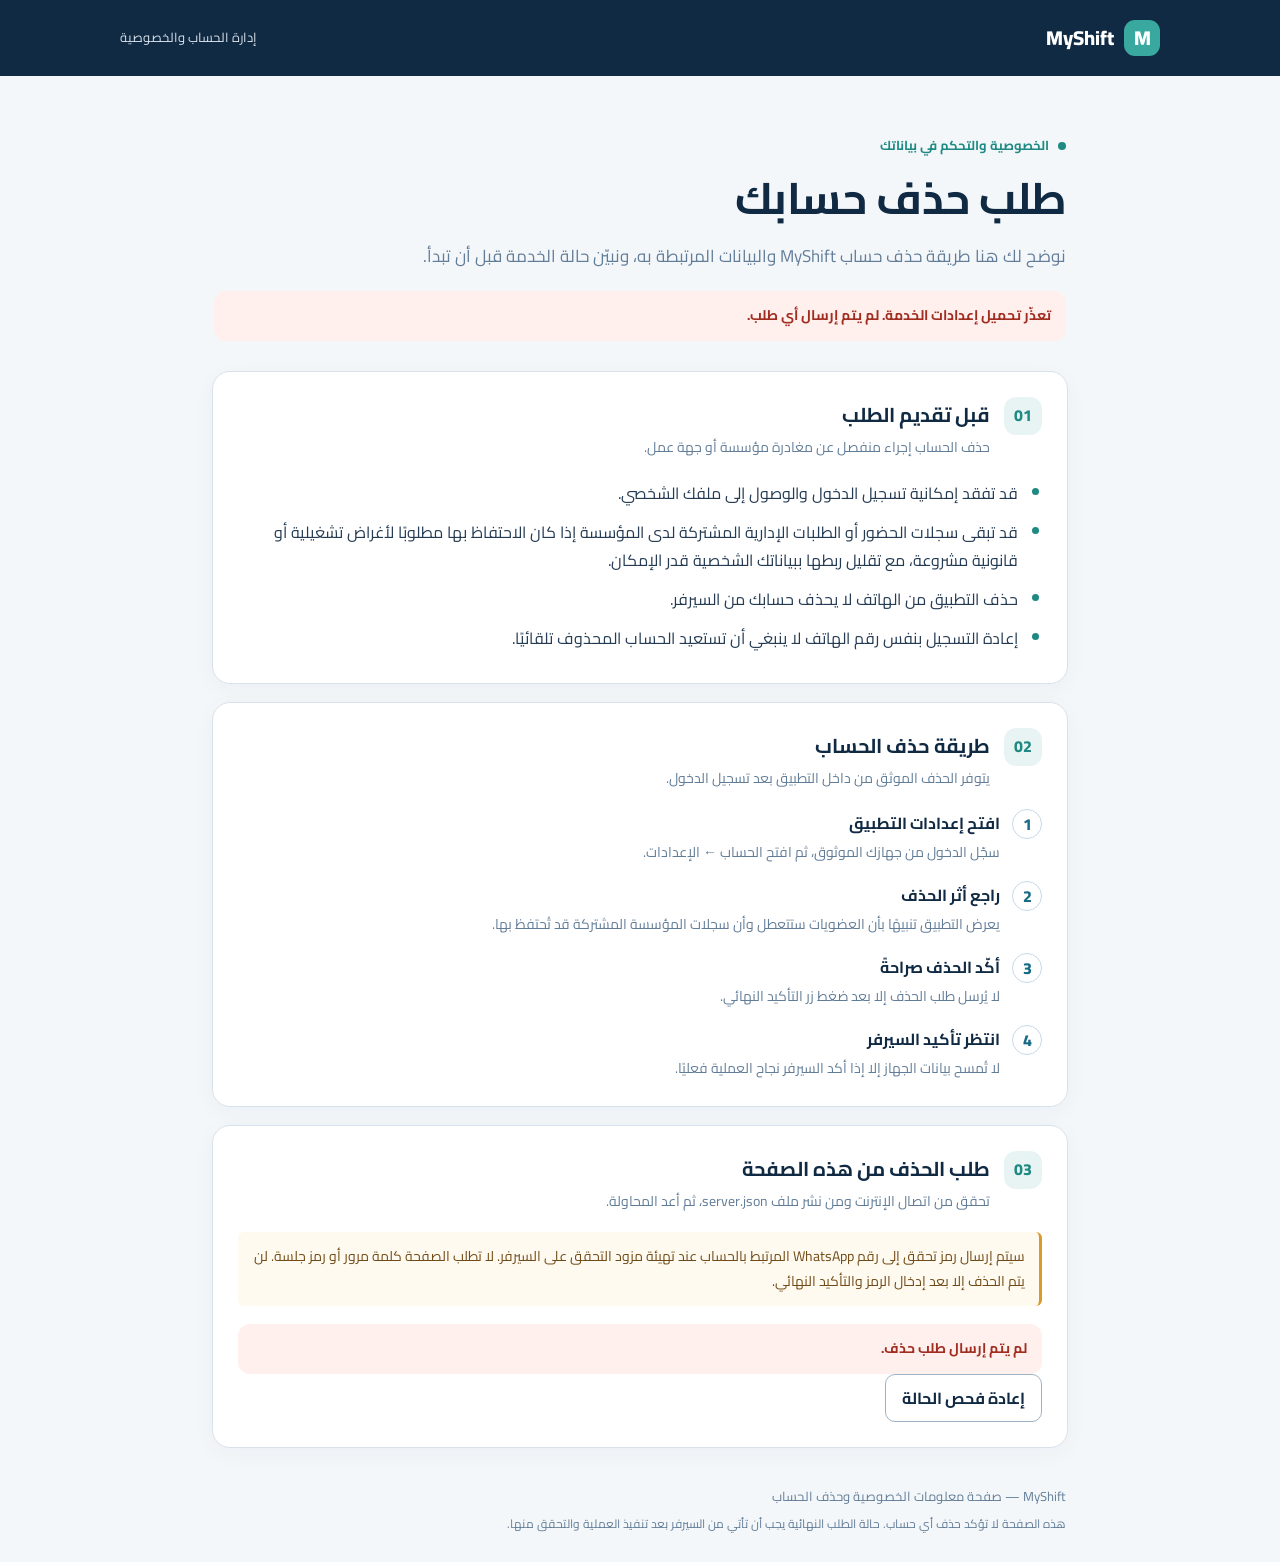
<file: account-deletion-web/index.html>
<!doctype html>
<html lang="ar" dir="rtl">
<head>
  <meta charset="utf-8">
  <meta name="viewport" content="width=device-width, initial-scale=1">
  <meta name="theme-color" content="#102a43">
  <meta name="description" content="معلومات حذف حساب MyShift وحالة توفر الخدمة.">
  <title>حذف حساب MyShift</title>
  <link rel="stylesheet" href="./styles.css">
</head>
<body>
  <header class="topbar">
    <a class="brand" href="./" aria-label="MyShift الرئيسية"><span class="brand-mark">M</span><span>MyShift</span></a>
    <span class="topbar-label">إدارة الحساب والخصوصية</span>
  </header>
  <main class="container">
    <section class="hero">
      <div class="eyebrow"><span class="dot"></span> الخصوصية والتحكم في بياناتك</div>
      <h1>طلب حذف حسابك</h1>
      <p class="lead">نوضح لك هنا طريقة حذف حساب MyShift والبيانات المرتبطة به، ونبيّن حالة الخدمة قبل أن تبدأ.</p>
      <div id="status" class="status" role="status" aria-live="polite">
        <span class="spinner" aria-hidden="true"></span> جارٍ تحميل إعدادات الخدمة…
      </div>
    </section>
    <section class="panel">
      <div class="section-heading"><span class="step">01</span><div><h2>قبل تقديم الطلب</h2><p>حذف الحساب إجراء منفصل عن مغادرة مؤسسة أو جهة عمل.</p></div></div>
      <ul class="checks">
        <li>قد تفقد إمكانية تسجيل الدخول والوصول إلى ملفك الشخصي.</li>
        <li>قد تبقى سجلات الحضور أو الطلبات الإدارية المشتركة لدى المؤسسة إذا كان الاحتفاظ بها مطلوبًا لأغراض تشغيلية أو قانونية مشروعة، مع تقليل ربطها ببياناتك الشخصية قدر الإمكان.</li>
        <li>حذف التطبيق من الهاتف لا يحذف حسابك من السيرفر.</li>
        <li>إعادة التسجيل بنفس رقم الهاتف لا ينبغي أن تستعيد الحساب المحذوف تلقائيًا.</li>
      </ul>
    </section>
    <section class="panel">
      <div class="section-heading"><span class="step">02</span><div><h2>طريقة حذف الحساب</h2><p>يتوفر الحذف الموثق من داخل التطبيق بعد تسجيل الدخول.</p></div></div>
      <ol class="steps">
        <li><span>1</span><div><strong>افتح إعدادات التطبيق</strong><p>سجّل الدخول من جهازك الموثوق، ثم افتح الحساب ← الإعدادات.</p></div></li>
        <li><span>2</span><div><strong>راجع أثر الحذف</strong><p>يعرض التطبيق تنبيهًا بأن العضويات ستتعطل وأن سجلات المؤسسة المشتركة قد تُحتفظ بها.</p></div></li>
        <li><span>3</span><div><strong>أكّد الحذف صراحةً</strong><p>لا يُرسل طلب الحذف إلا بعد ضغط زر التأكيد النهائي.</p></div></li>
        <li><span>4</span><div><strong>انتظر تأكيد السيرفر</strong><p>لا تُمسح بيانات الجهاز إلا إذا أكد السيرفر نجاح العملية فعليًا.</p></div></li>
      </ol>
    </section>
    <section class="panel" aria-labelledby="web-delete-heading">
      <div class="section-heading"><span class="step">03</span><div><h2 id="web-delete-heading">طلب الحذف من هذه الصفحة</h2><p id="availability">جارٍ التحقق من حالة الخدمة…</p></div></div>
      <p class="note">سيتم إرسال رمز تحقق إلى رقم WhatsApp المرتبط بالحساب عند تهيئة مزود التحقق على السيرفر. لا تطلب الصفحة كلمة مرور أو رمز جلسة. لن يتم الحذف إلا بعد إدخال الرمز والتأكيد النهائي.</p>
      <div id="maintenance-message" class="maintenance-message" hidden></div>
      <form id="request-form" class="deletion-form">
        <label for="phone">رقم WhatsApp المسجل في الحساب</label>
        <input id="phone" name="phone" type="tel" inputmode="tel" autocomplete="tel" placeholder="مثال: +2010xxxxxxxx" required maxlength="30">
        <button id="request-otp" type="submit" class="primary-button">إرسال رمز التحقق</button>
      </form>
      <form id="confirm-form" class="deletion-form" hidden>
        <label for="otp">رمز التحقق المكوّن من 6 أرقام</label>
        <input id="otp" name="otp" type="text" inputmode="numeric" autocomplete="one-time-code" pattern="[0-9]{6}" maxlength="6" required>
        <label class="confirm-check"><input id="confirm-delete" type="checkbox" required> أؤكد أنني صاحب الحساب وأطلب حذف الحساب والبيانات الشخصية المرتبطة به نهائيًا.</label>
        <button id="confirm-delete-button" type="submit" class="danger-button">تأكيد الحذف النهائي</button>
      </form>
      <div id="request-result" class="status" role="status" aria-live="polite" hidden></div>
      <p id="support-contact" class="support-contact" hidden></p>
      <button id="retry" type="button" class="secondary-button">إعادة فحص الحالة</button>
    </section>
    <footer>
      <p>MyShift — صفحة معلومات الخصوصية وحذف الحساب</p>
      <p class="small">هذه الصفحة لا تؤكد حذف أي حساب. حالة الطلب النهائية يجب أن تأتي من السيرفر بعد تنفيذ العملية والتحقق منها.</p>
    </footer>
  </main>
  <script src="./app.js" defer></script>
</body>
</html>
</file>
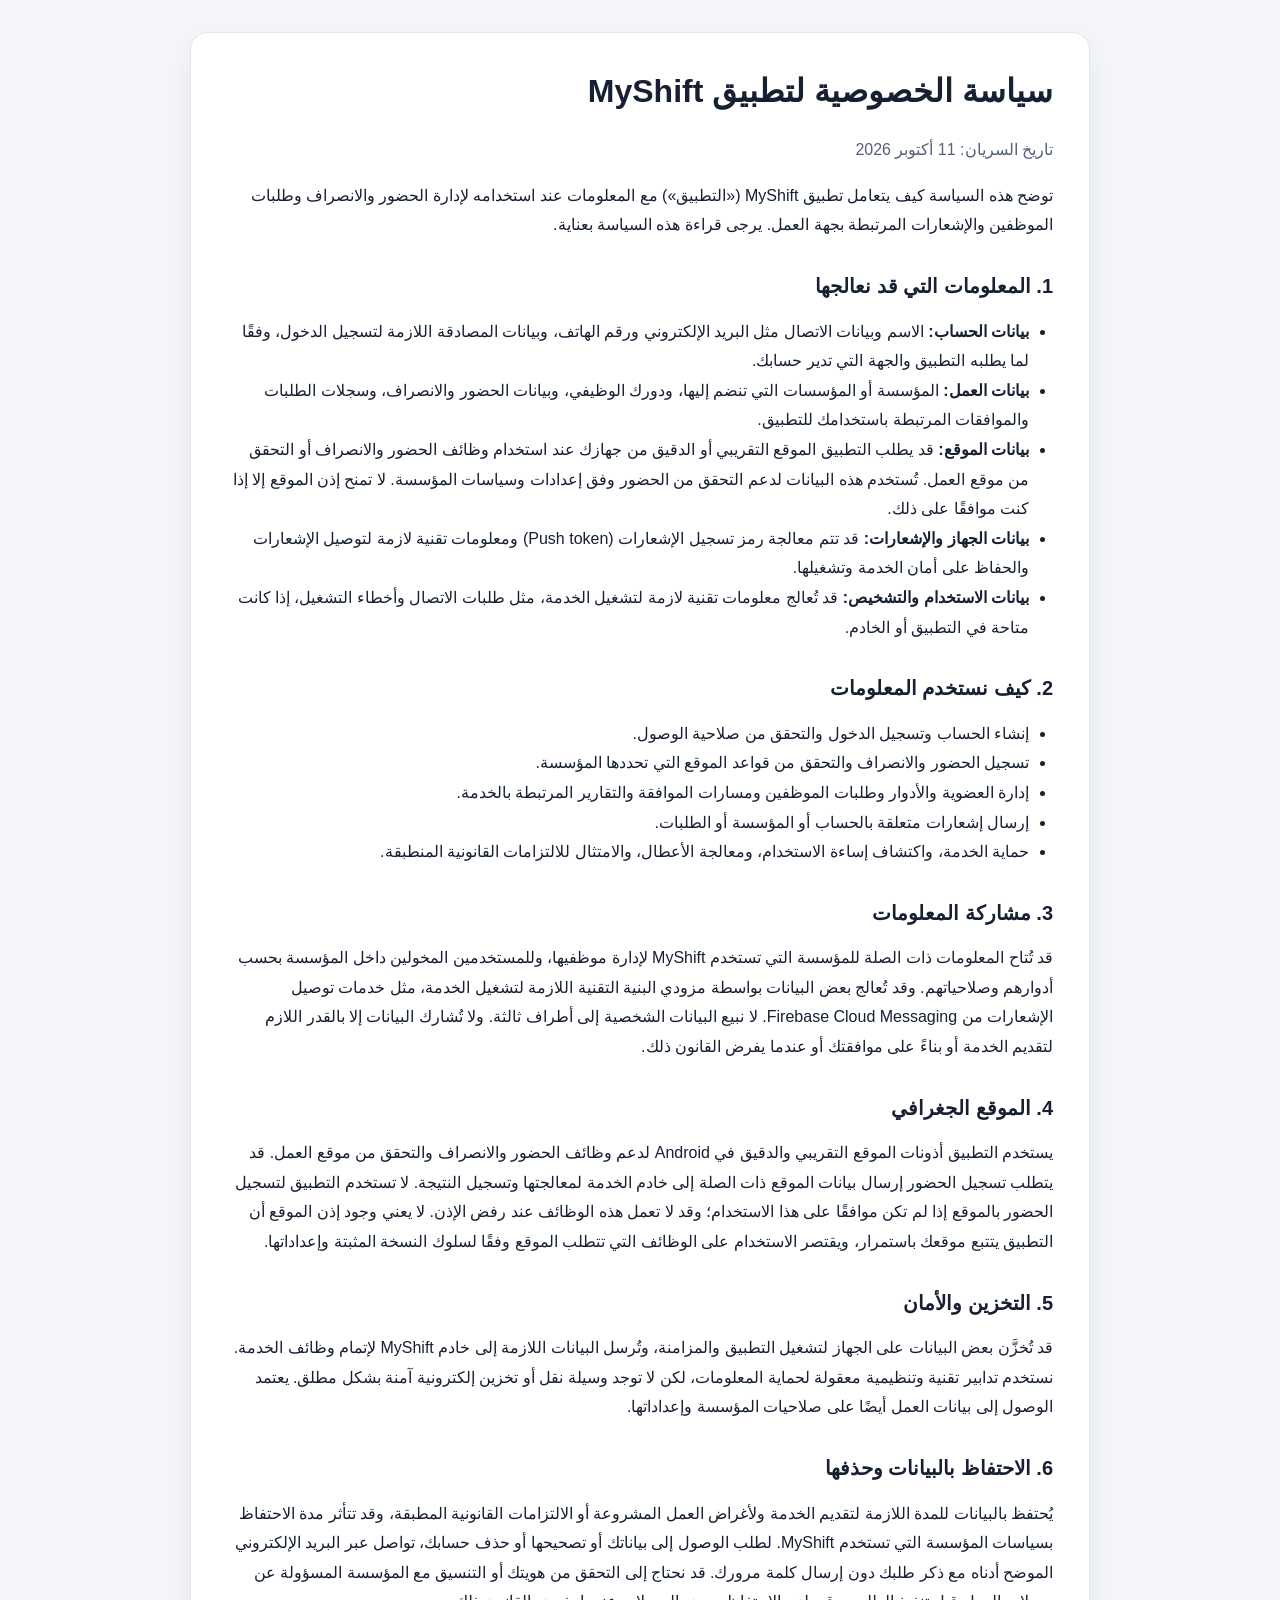
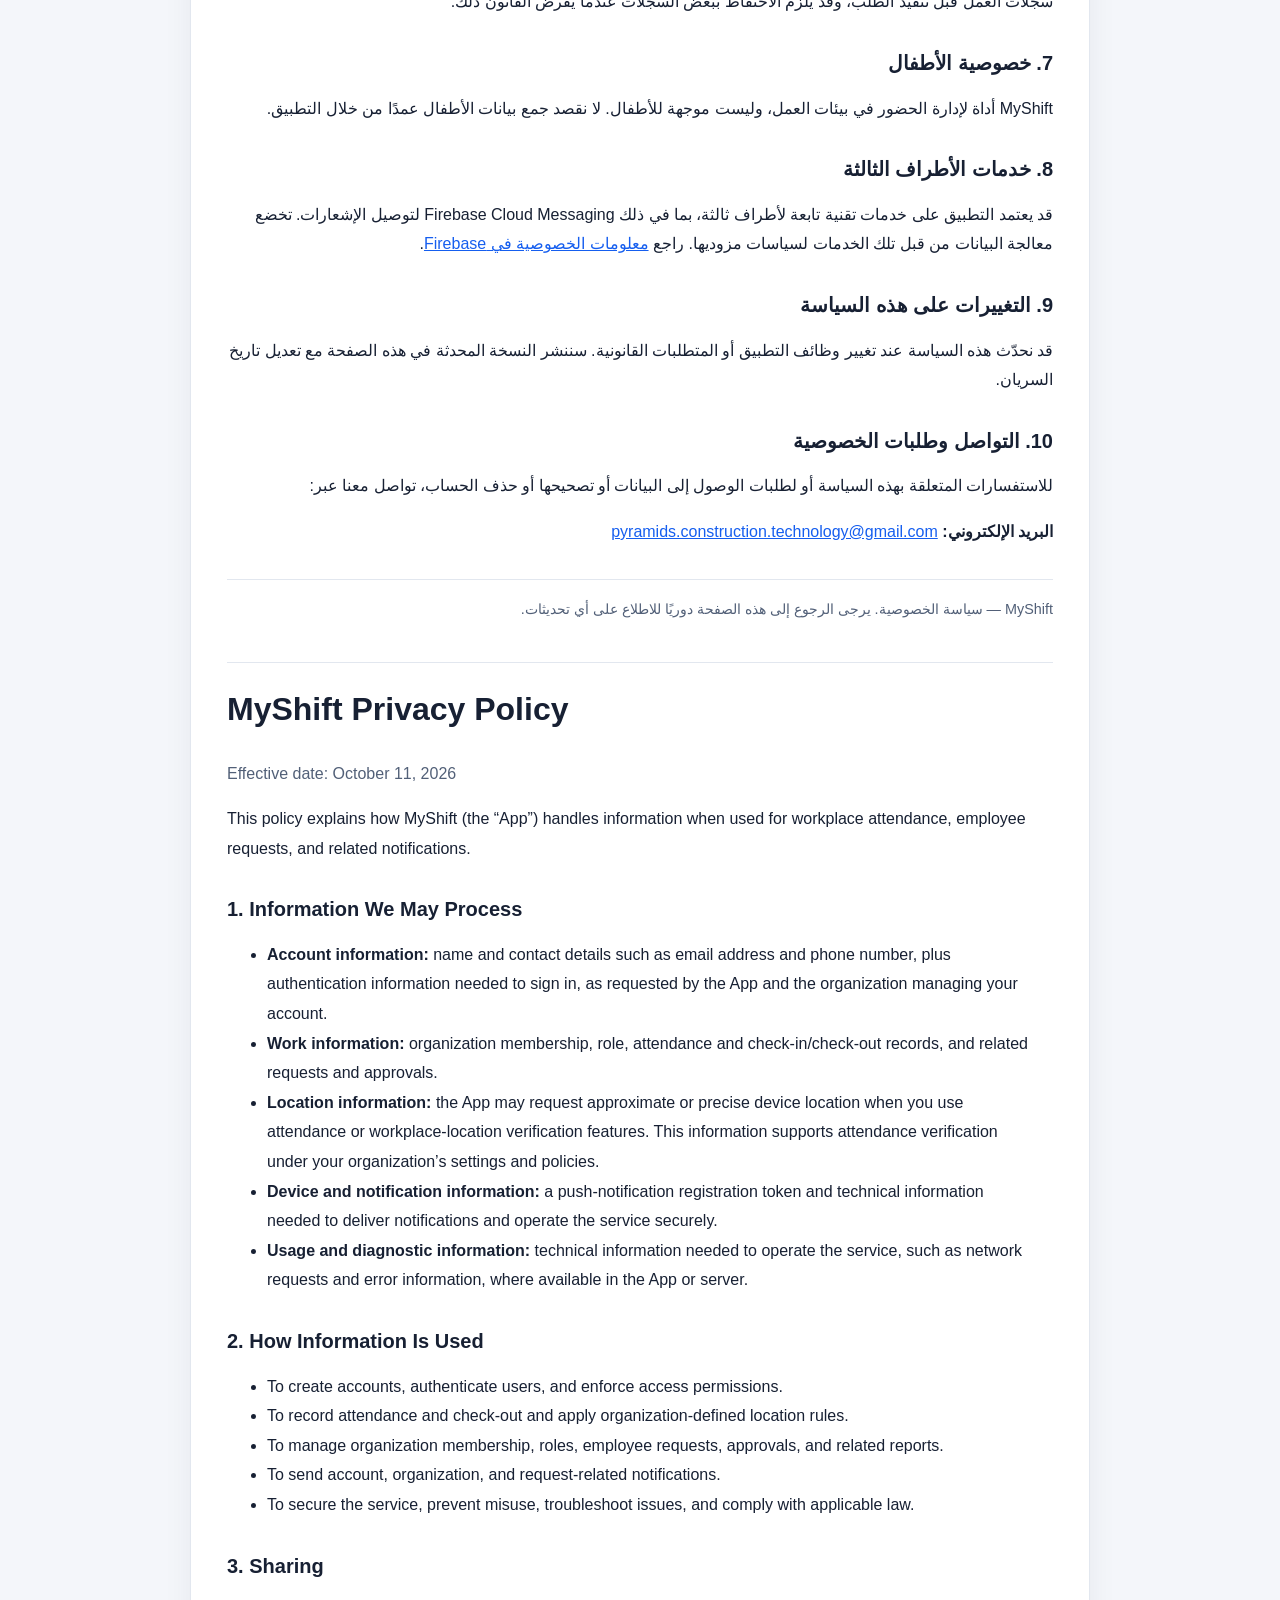
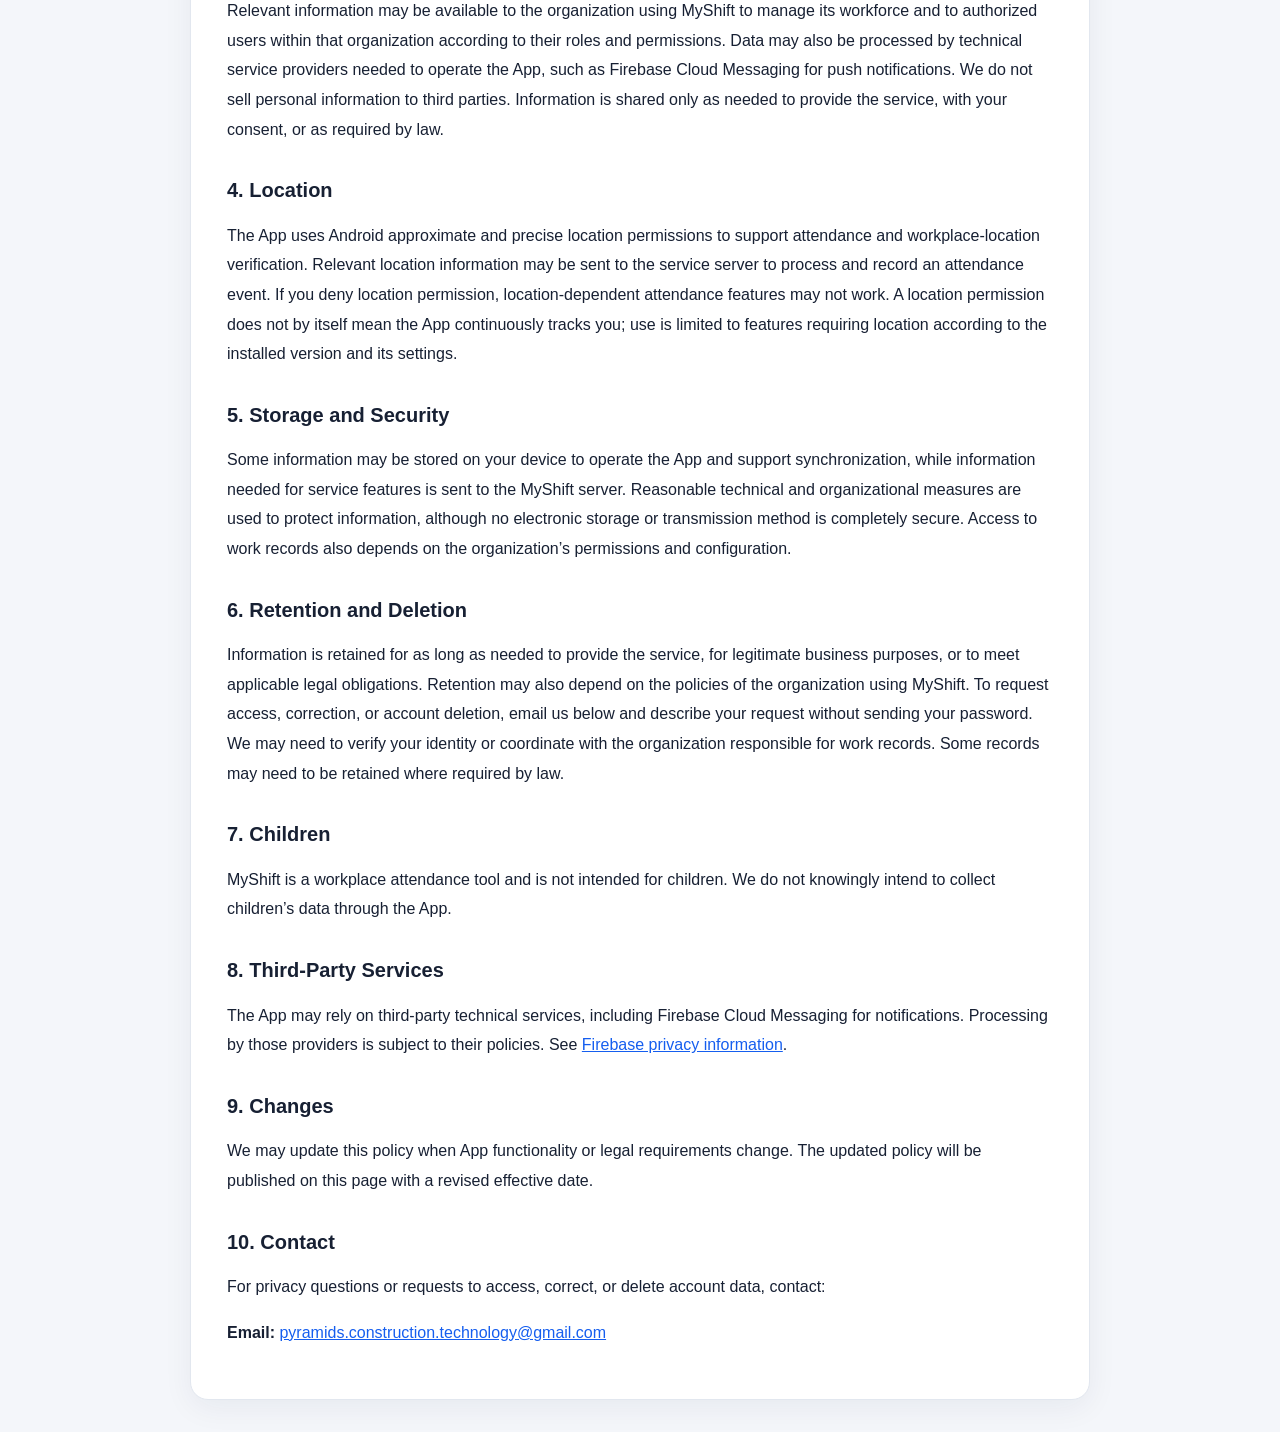
<file: account-deletion-web/سياسه الخصوصيه.html>
<!doctype html>
<html lang="ar" dir="rtl">
<head>
  <meta charset="utf-8">
  <meta name="viewport" content="width=device-width, initial-scale=1">
  <meta name="robots" content="index,follow">
  <title>سياسة الخصوصية | MyShift</title>
  <style>
    :root { color-scheme: light; --ink:#172033; --muted:#526078; --line:#e2e7ef; --accent:#155eef; --panel:#f6f8fb; }
    * { box-sizing:border-box; }
    body { margin:0; background:#f4f6fa; color:var(--ink); font-family:Tahoma,Arial,sans-serif; line-height:1.85; }
    main { max-width:900px; margin:32px auto; padding:36px; background:#fff; border:1px solid var(--line); border-radius:18px; box-shadow:0 8px 30px rgba(25,40,70,.06); }
    h1,h2 { line-height:1.4; } h1 { margin-top:0; font-size:2rem; } h2 { margin-top:2rem; font-size:1.25rem; }
    p,li { font-size:1rem; } .muted { color:var(--muted); } .notice { background:var(--panel); border-right:4px solid var(--accent); padding:14px 18px; border-radius:8px; }
    a { color:var(--accent); overflow-wrap:anywhere; } ul { padding-right:24px; }
    .lang { direction:ltr; text-align:left; border-top:1px solid var(--line); margin-top:40px; padding-top:24px; }
    footer { border-top:1px solid var(--line); margin-top:32px; padding-top:16px; color:var(--muted); font-size:.9rem; }
    @media(max-width:600px){ main{margin:0;padding:22px 18px;border-radius:0;border:0} h1{font-size:1.6rem} }
  </style>
</head>
<body>
<main>
  <h1>سياسة الخصوصية لتطبيق MyShift</h1>
  <p class="muted">تاريخ السريان: 11 أكتوبر 2026</p>
  <p>توضح هذه السياسة كيف يتعامل تطبيق MyShift («التطبيق») مع المعلومات عند استخدامه لإدارة الحضور والانصراف وطلبات الموظفين والإشعارات المرتبطة بجهة العمل. يرجى قراءة هذه السياسة بعناية.</p>

  <h2>1. المعلومات التي قد نعالجها</h2>
  <ul>
    <li><strong>بيانات الحساب:</strong> الاسم وبيانات الاتصال مثل البريد الإلكتروني ورقم الهاتف، وبيانات المصادقة اللازمة لتسجيل الدخول، وفقًا لما يطلبه التطبيق والجهة التي تدير حسابك.</li>
    <li><strong>بيانات العمل:</strong> المؤسسة أو المؤسسات التي تنضم إليها، ودورك الوظيفي، وبيانات الحضور والانصراف، وسجلات الطلبات والموافقات المرتبطة باستخدامك للتطبيق.</li>
    <li><strong>بيانات الموقع:</strong> قد يطلب التطبيق الموقع التقريبي أو الدقيق من جهازك عند استخدام وظائف الحضور والانصراف أو التحقق من موقع العمل. تُستخدم هذه البيانات لدعم التحقق من الحضور وفق إعدادات وسياسات المؤسسة. لا تمنح إذن الموقع إلا إذا كنت موافقًا على ذلك.</li>
    <li><strong>بيانات الجهاز والإشعارات:</strong> قد تتم معالجة رمز تسجيل الإشعارات (Push token) ومعلومات تقنية لازمة لتوصيل الإشعارات والحفاظ على أمان الخدمة وتشغيلها.</li>
    <li><strong>بيانات الاستخدام والتشخيص:</strong> قد تُعالج معلومات تقنية لازمة لتشغيل الخدمة، مثل طلبات الاتصال وأخطاء التشغيل، إذا كانت متاحة في التطبيق أو الخادم.</li>
  </ul>

  <h2>2. كيف نستخدم المعلومات</h2>
  <ul>
    <li>إنشاء الحساب وتسجيل الدخول والتحقق من صلاحية الوصول.</li>
    <li>تسجيل الحضور والانصراف والتحقق من قواعد الموقع التي تحددها المؤسسة.</li>
    <li>إدارة العضوية والأدوار وطلبات الموظفين ومسارات الموافقة والتقارير المرتبطة بالخدمة.</li>
    <li>إرسال إشعارات متعلقة بالحساب أو المؤسسة أو الطلبات.</li>
    <li>حماية الخدمة، واكتشاف إساءة الاستخدام، ومعالجة الأعطال، والامتثال للالتزامات القانونية المنطبقة.</li>
  </ul>

  <h2>3. مشاركة المعلومات</h2>
  <p>قد تُتاح المعلومات ذات الصلة للمؤسسة التي تستخدم MyShift لإدارة موظفيها، وللمستخدمين المخولين داخل المؤسسة بحسب أدوارهم وصلاحياتهم. وقد تُعالج بعض البيانات بواسطة مزودي البنية التقنية اللازمة لتشغيل الخدمة، مثل خدمات توصيل الإشعارات من Firebase Cloud Messaging. لا نبيع البيانات الشخصية إلى أطراف ثالثة. ولا تُشارك البيانات إلا بالقدر اللازم لتقديم الخدمة أو بناءً على موافقتك أو عندما يفرض القانون ذلك.</p>

  <h2>4. الموقع الجغرافي</h2>
  <p>يستخدم التطبيق أذونات الموقع التقريبي والدقيق في Android لدعم وظائف الحضور والانصراف والتحقق من موقع العمل. قد يتطلب تسجيل الحضور إرسال بيانات الموقع ذات الصلة إلى خادم الخدمة لمعالجتها وتسجيل النتيجة. لا تستخدم التطبيق لتسجيل الحضور بالموقع إذا لم تكن موافقًا على هذا الاستخدام؛ وقد لا تعمل هذه الوظائف عند رفض الإذن. لا يعني وجود إذن الموقع أن التطبيق يتتبع موقعك باستمرار، ويقتصر الاستخدام على الوظائف التي تتطلب الموقع وفقًا لسلوك النسخة المثبتة وإعداداتها.</p>

  <h2>5. التخزين والأمان</h2>
  <p>قد تُخزَّن بعض البيانات على الجهاز لتشغيل التطبيق والمزامنة، وتُرسل البيانات اللازمة إلى خادم MyShift لإتمام وظائف الخدمة. نستخدم تدابير تقنية وتنظيمية معقولة لحماية المعلومات، لكن لا توجد وسيلة نقل أو تخزين إلكترونية آمنة بشكل مطلق. يعتمد الوصول إلى بيانات العمل أيضًا على صلاحيات المؤسسة وإعداداتها.</p>

  <h2>6. الاحتفاظ بالبيانات وحذفها</h2>
  <p>يُحتفظ بالبيانات للمدة اللازمة لتقديم الخدمة ولأغراض العمل المشروعة أو الالتزامات القانونية المطبقة، وقد تتأثر مدة الاحتفاظ بسياسات المؤسسة التي تستخدم MyShift. لطلب الوصول إلى بياناتك أو تصحيحها أو حذف حسابك، تواصل عبر البريد الإلكتروني الموضح أدناه مع ذكر طلبك دون إرسال كلمة مرورك. قد نحتاج إلى التحقق من هويتك أو التنسيق مع المؤسسة المسؤولة عن سجلات العمل قبل تنفيذ الطلب، وقد يلزم الاحتفاظ ببعض السجلات عندما يفرض القانون ذلك.</p>

  <h2>7. خصوصية الأطفال</h2>
  <p>MyShift أداة لإدارة الحضور في بيئات العمل، وليست موجهة للأطفال. لا نقصد جمع بيانات الأطفال عمدًا من خلال التطبيق.</p>

  <h2>8. خدمات الأطراف الثالثة</h2>
  <p>قد يعتمد التطبيق على خدمات تقنية تابعة لأطراف ثالثة، بما في ذلك Firebase Cloud Messaging لتوصيل الإشعارات. تخضع معالجة البيانات من قبل تلك الخدمات لسياسات مزوديها. راجع <a href="https://firebase.google.com/support/privacy" rel="noopener noreferrer">معلومات الخصوصية في Firebase</a>.</p>

  <h2>9. التغييرات على هذه السياسة</h2>
  <p>قد نحدّث هذه السياسة عند تغيير وظائف التطبيق أو المتطلبات القانونية. سننشر النسخة المحدثة في هذه الصفحة مع تعديل تاريخ السريان.</p>

  <h2>10. التواصل وطلبات الخصوصية</h2>
  <p>للاستفسارات المتعلقة بهذه السياسة أو لطلبات الوصول إلى البيانات أو تصحيحها أو حذف الحساب، تواصل معنا عبر:</p>
  <p><strong>البريد الإلكتروني:</strong> <a href="mailto:pyramids.construction.technology@gmail.com">pyramids.construction.technology@gmail.com</a></p>

  <footer>MyShift — سياسة الخصوصية. يرجى الرجوع إلى هذه الصفحة دوريًا للاطلاع على أي تحديثات.</footer>

  <section class="lang" lang="en" dir="ltr">
    <h1>MyShift Privacy Policy</h1>
    <p class="muted">Effective date: October 11, 2026</p>
    <p>This policy explains how MyShift (the “App”) handles information when used for workplace attendance, employee requests, and related notifications.</p>

    <h2>1. Information We May Process</h2>
    <ul>
      <li><strong>Account information:</strong> name and contact details such as email address and phone number, plus authentication information needed to sign in, as requested by the App and the organization managing your account.</li>
      <li><strong>Work information:</strong> organization membership, role, attendance and check-in/check-out records, and related requests and approvals.</li>
      <li><strong>Location information:</strong> the App may request approximate or precise device location when you use attendance or workplace-location verification features. This information supports attendance verification under your organization’s settings and policies.</li>
      <li><strong>Device and notification information:</strong> a push-notification registration token and technical information needed to deliver notifications and operate the service securely.</li>
      <li><strong>Usage and diagnostic information:</strong> technical information needed to operate the service, such as network requests and error information, where available in the App or server.</li>
    </ul>

    <h2>2. How Information Is Used</h2>
    <ul>
      <li>To create accounts, authenticate users, and enforce access permissions.</li>
      <li>To record attendance and check-out and apply organization-defined location rules.</li>
      <li>To manage organization membership, roles, employee requests, approvals, and related reports.</li>
      <li>To send account, organization, and request-related notifications.</li>
      <li>To secure the service, prevent misuse, troubleshoot issues, and comply with applicable law.</li>
    </ul>

    <h2>3. Sharing</h2>
    <p>Relevant information may be available to the organization using MyShift to manage its workforce and to authorized users within that organization according to their roles and permissions. Data may also be processed by technical service providers needed to operate the App, such as Firebase Cloud Messaging for push notifications. We do not sell personal information to third parties. Information is shared only as needed to provide the service, with your consent, or as required by law.</p>

    <h2>4. Location</h2>
    <p>The App uses Android approximate and precise location permissions to support attendance and workplace-location verification. Relevant location information may be sent to the service server to process and record an attendance event. If you deny location permission, location-dependent attendance features may not work. A location permission does not by itself mean the App continuously tracks you; use is limited to features requiring location according to the installed version and its settings.</p>

    <h2>5. Storage and Security</h2>
    <p>Some information may be stored on your device to operate the App and support synchronization, while information needed for service features is sent to the MyShift server. Reasonable technical and organizational measures are used to protect information, although no electronic storage or transmission method is completely secure. Access to work records also depends on the organization’s permissions and configuration.</p>

    <h2>6. Retention and Deletion</h2>
    <p>Information is retained for as long as needed to provide the service, for legitimate business purposes, or to meet applicable legal obligations. Retention may also depend on the policies of the organization using MyShift. To request access, correction, or account deletion, email us below and describe your request without sending your password. We may need to verify your identity or coordinate with the organization responsible for work records. Some records may need to be retained where required by law.</p>

    <h2>7. Children</h2>
    <p>MyShift is a workplace attendance tool and is not intended for children. We do not knowingly intend to collect children’s data through the App.</p>

    <h2>8. Third-Party Services</h2>
    <p>The App may rely on third-party technical services, including Firebase Cloud Messaging for notifications. Processing by those providers is subject to their policies. See <a href="https://firebase.google.com/support/privacy" rel="noopener noreferrer">Firebase privacy information</a>.</p>

    <h2>9. Changes</h2>
    <p>We may update this policy when App functionality or legal requirements change. The updated policy will be published on this page with a revised effective date.</p>

    <h2>10. Contact</h2>
    <p>For privacy questions or requests to access, correct, or delete account data, contact:</p>
    <p><strong>Email:</strong> <a href="mailto:pyramids.construction.technology@gmail.com">pyramids.construction.technology@gmail.com</a></p>
  </section>
</main>
</body>
</html>
</file>
<file: account-deletion-web/styles.css>
@import url('https://fonts.googleapis.com/css2?family=Cairo:wght@400;500;600;700;800&display=swap');
:root{color-scheme:light;--navy:#102a43;--blue:#176b87;--teal:#1f8a83;--ink:#243b53;--muted:#627d98;--line:#d9e2ec;--paper:#fff;--bg:#f4f7fa;--amber:#8a4b08;--amber-bg:#fff7e8}
*{box-sizing:border-box}body{margin:0;background:var(--bg);color:var(--ink);font-family:"Cairo",Tahoma,Arial,sans-serif;line-height:1.8}.topbar{height:76px;background:var(--navy);color:#fff;display:flex;align-items:center;justify-content:space-between;padding:0 max(22px,calc((100vw - 1040px)/2));gap:16px}.brand{display:flex;align-items:center;gap:10px;color:#fff;text-decoration:none;font-size:20px;font-weight:800}.brand-mark{display:grid;place-items:center;width:36px;height:36px;border-radius:11px;background:#39a9a0;color:#fff}.topbar-label{font-size:13px;color:#d9e2ec}.container{max-width:900px;margin:0 auto;padding:34px 22px 24px}.hero{padding:24px 2px 30px}.eyebrow{display:flex;align-items:center;gap:9px;color:var(--teal);font-weight:700;font-size:13px}.dot{width:8px;height:8px;border-radius:50%;background:var(--teal)}h1{font-size:clamp(30px,5vw,44px);line-height:1.35;letter-spacing:-.6px;color:var(--navy);margin:12px 0}.lead{max-width:700px;color:var(--muted);font-size:17px;margin:0 0 20px}.status{display:flex;align-items:center;gap:10px;background:#e8f4f3;color:#17665f;padding:12px 15px;border-radius:12px;font-weight:700;font-size:14px}.status.error{background:#fff0ed;color:#a12c20}.status.warning{background:var(--amber-bg);color:var(--amber)}.spinner{width:16px;height:16px;border:2px solid currentColor;border-left-color:transparent;border-radius:50%;animation:spin .8s linear infinite}@keyframes spin{to{transform:rotate(360deg)}}.panel{background:var(--paper);border:1px solid var(--line);border-radius:18px;padding:25px;margin:0 0 18px;box-shadow:0 6px 24px rgba(16,42,67,.035)}.section-heading{display:flex;gap:14px;align-items:flex-start;margin-bottom:14px}.step,.warning-icon{display:grid;place-items:center;flex:0 0 38px;height:38px;border-radius:12px;background:#e8f4f3;color:var(--teal);font-weight:800}.warning-icon{background:#ffedcc;color:var(--amber);font-size:22px}.section-heading h2{font-size:20px;color:var(--navy);margin:0 0 2px}.section-heading p{margin:0;color:var(--muted);font-size:14px}.checks{padding-right:24px;margin:14px 0 0}.checks li{padding:5px 0 5px 6px}.checks li::marker{color:var(--teal)}.steps{list-style:none;padding:0;margin:18px 0 0;display:grid;gap:16px}.steps li{display:flex;align-items:flex-start;gap:12px}.steps li>span{display:grid;place-items:center;width:30px;height:30px;border:1px solid #c5d9e8;border-radius:50%;color:var(--blue);font-weight:800;flex:0 0 30px}.steps strong{color:var(--navy)}.steps p{margin:2px 0 0;color:var(--muted);font-size:14px}.warning-panel{border-color:#f0d8ad}.warning-panel .section-heading{margin-bottom:8px}.note{background:#fffaf0;border-right:3px solid #d89a2b;padding:12px 14px;color:#714b17;font-size:14px;border-radius:6px;margin:18px 0}.maintenance-message{padding:12px 14px;border-radius:10px;background:#fff0ed;color:#a12c20;margin:12px 0}.secondary-button{font:inherit;font-weight:700;border:1px solid #9fb3c8;border-radius:10px;background:#fff;color:var(--navy);padding:9px 16px;cursor:pointer}.secondary-button:hover{background:#f0f5f9}.secondary-button:focus-visible{outline:3px solid #5bb9cf;outline-offset:3px}footer{padding:15px 2px 0;color:var(--muted);font-size:13px}footer p{margin:4px 0}.small{font-size:12px}@media(max-width:560px){.topbar{height:64px;padding:0 18px}.topbar-label{font-size:11px}.container{padding:20px 14px}.hero{padding-top:18px}.panel{padding:19px 16px;border-radius:14px}.lead{font-size:15px}.section-heading h2{font-size:18px}}@media(prefers-reduced-motion:reduce){*,*::before,*::after{animation-duration:.01ms!important;animation-iteration-count:1!important;scroll-behavior:auto!important}}
.deletion-form{display:grid;gap:10px;margin:16px 0}.deletion-form[hidden]{display:none}.deletion-form label{font-weight:700;color:var(--navy)}.deletion-form input[type="tel"],.deletion-form input[type="text"]{width:100%;min-height:48px;border:1px solid #b8c9d9;border-radius:10px;padding:10px 13px;font:inherit;color:var(--ink);background:#fff;direction:ltr;text-align:left}.deletion-form input:focus-visible{outline:3px solid #8ed7e0;outline-offset:2px}.primary-button,.danger-button{font:inherit;font-weight:800;border:0;border-radius:10px;padding:11px 16px;color:#fff;cursor:pointer}.primary-button{background:var(--blue)}.danger-button{background:#a52e25}.primary-button:disabled,.danger-button:disabled,.secondary-button:disabled{opacity:.55;cursor:not-allowed}.confirm-check{display:flex;align-items:flex-start;gap:10px;font-weight:500!important;color:var(--ink)!important}.confirm-check input{margin-top:9px;flex:0 0 auto;width:18px;height:18px}

.support-contact{margin:14px 0 0;color:var(--muted);font-size:14px}.support-contact a{color:var(--blue);font-weight:800;text-underline-offset:3px}
</file>
